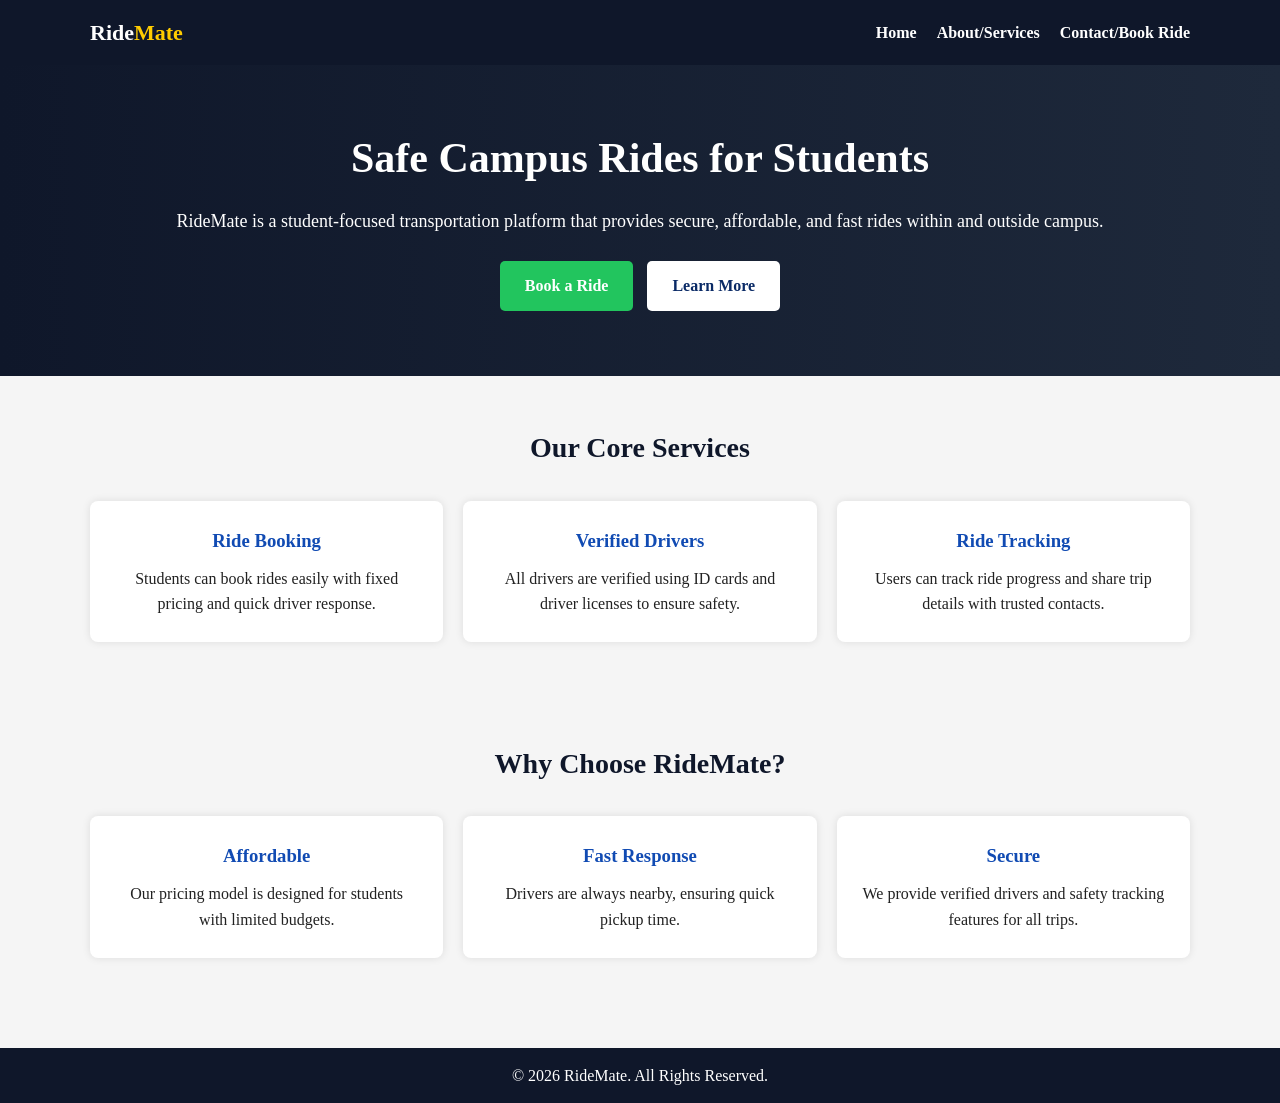
<file: index.html>
<!DOCTYPE html>
<html lang="en">
<head>
  <meta charset="UTF-8">
  <meta name="viewport" content="width=device-width, initial-scale=1.0">
  <title>RideMate | Home</title>
  <link rel="stylesheet" href="css/style.css">
</head>
<body>

  <!-- HEADER -->
  <header>
    <div class="container navbar">
      <div class="logo">Ride<span>Mate</span></div>

      <nav>
        <ul>
          <li><a href="index.html">Home</a></li>
          <li><a href="about.html">About/Services</a></li>
          <li><a href="contact.html">Contact/Book Ride</a></li>
        </ul>
      </nav>
    </div>
  </header>

  <!-- HERO SECTION -->
  <section class="hero">
    <div class="container">
      <h1>Safe Campus Rides for Students</h1>
      <p>
        RideMate is a student-focused transportation platform that provides
        secure, affordable, and fast rides within and outside campus.
      </p>

      <div class="hero-buttons">
        <a href="contact.html" class="btn btn-primary">Book a Ride</a>
        <a href="about.html" class="btn btn-secondary">Learn More</a>
      </div>
    </div>
  </section>

  <!-- SERVICES SECTION -->
  <section>
    <div class="container">
      <h2 class="section-title">Our Core Services</h2>

      <div class="services-grid">
        <div class="service-box">
          <h3>Ride Booking</h3>
          <p>
            Students can book rides easily with fixed pricing and quick driver
            response.
          </p>
        </div>

        <div class="service-box">
          <h3>Verified Drivers</h3>
          <p>
            All drivers are verified using ID cards and driver licenses to ensure safety.
          </p>
        </div>

        <div class="service-box">
          <h3>Ride Tracking</h3>
          <p>
            Users can track ride progress and share trip details with trusted contacts.
          </p>
        </div>
      </div>
    </div>
  </section>

  <!-- WHY CHOOSE US -->
  <section>
    <div class="container">
      <h2 class="section-title">Why Choose RideMate?</h2>

      <div class="services-grid">
        <div class="service-box">
          <h3>Affordable</h3>
          <p>Our pricing model is designed for students with limited budgets.</p>
        </div>

        <div class="service-box">
          <h3>Fast Response</h3>
          <p>Drivers are always nearby, ensuring quick pickup time.</p>
        </div>

        <div class="service-box">
          <h3>Secure</h3>
          <p>We provide verified drivers and safety tracking features for all trips.</p>
        </div>
      </div>
    </div>
  </section>

  <!-- FOOTER -->
  <footer>
    <p>© 2026 RideMate. All Rights Reserved.</p>
  </footer>

</body>
</html>
</file>
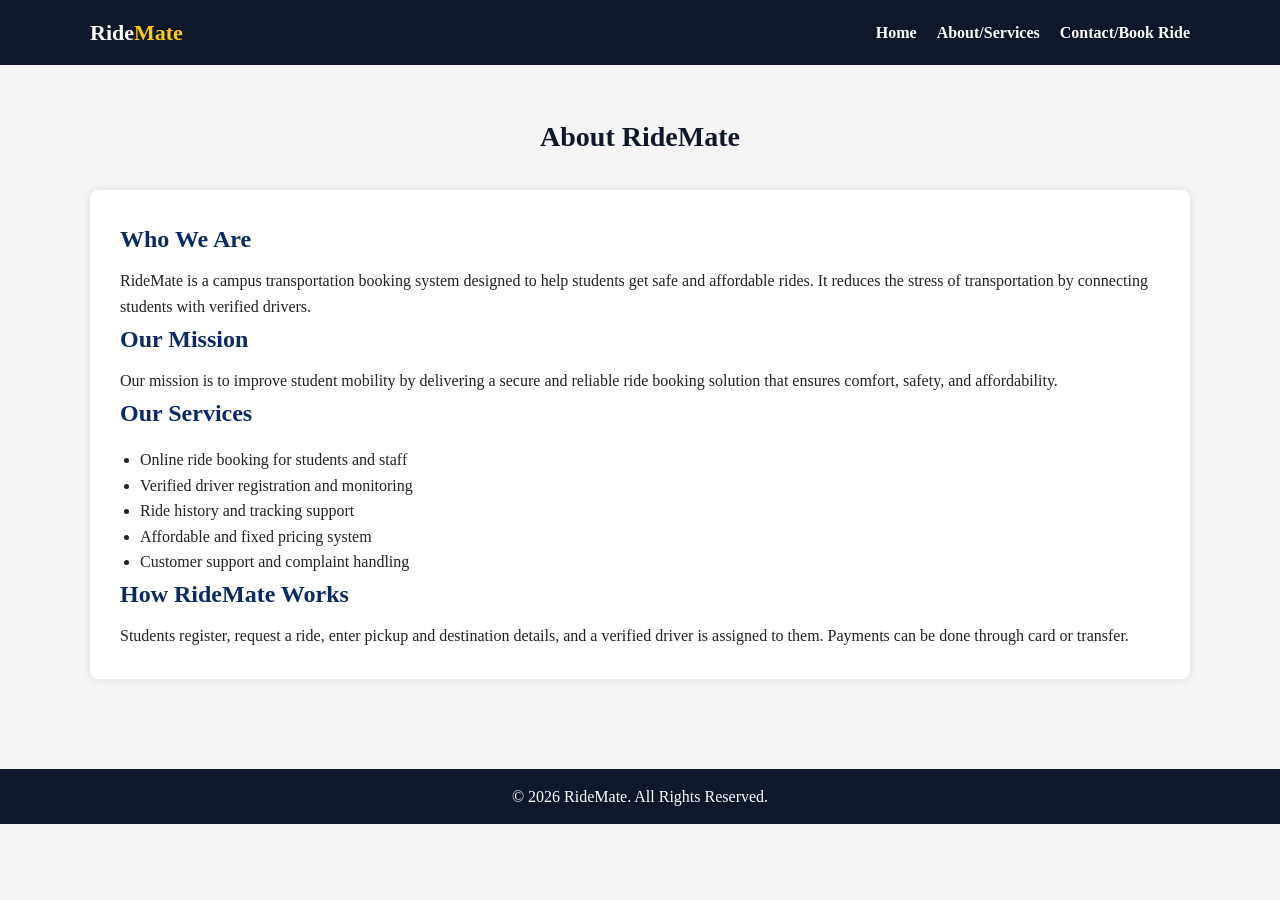
<file: about.html>
<!DOCTYPE html>
<html lang="en">
<head>
  <meta charset="UTF-8">
  <meta name="viewport" content="width=device-width, initial-scale=1.0">
  <title>RideMate | About & Services</title>
  <link rel="stylesheet" href="css/style.css">
</head>
<body>

  <!-- HEADER -->
  <header>
    <div class="container navbar">
      <div class="logo">Ride<span>Mate</span></div>

      <nav>
        <ul>
          <li><a href="index.html">Home</a></li>
          <li><a href="about.html">About/Services</a></li>
          <li><a href="contact.html">Contact/Book Ride</a></li>
        </ul>
      </nav>
    </div>
  </header>

  <!-- ABOUT SECTION -->
  <section>
    <div class="container">
      <h2 class="section-title">About RideMate</h2>

      <div class="about-text">
        <h2>Who We Are</h2>
        <p>
          RideMate is a campus transportation booking system designed to help students
          get safe and affordable rides. It reduces the stress of transportation by
          connecting students with verified drivers.
        </p>

        <h2>Our Mission</h2>
        <p>
          Our mission is to improve student mobility by delivering a secure and reliable ride booking 
          solution that ensures comfort, safety, and affordability. 
        </p>

        <h2>Our Services</h2>
        <ul>
          <li>Online ride booking for students and staff</li>
          <li>Verified driver registration and monitoring</li>
          <li>Ride history and tracking support</li>
          <li>Affordable and fixed pricing system</li>
          <li>Customer support and complaint handling</li>
        </ul>

        <h2>How RideMate Works</h2>
        <p>
          Students register, request a ride, enter pickup and destination details, and
          a verified driver is assigned to them. Payments can be done through card or transfer.
        </p>
      </div>
    </div>
  </section>

  <!-- FOOTER -->
  <footer>
    <p>© 2026 RideMate. All Rights Reserved.</p>
  </footer>

</body>
</html>
</file>
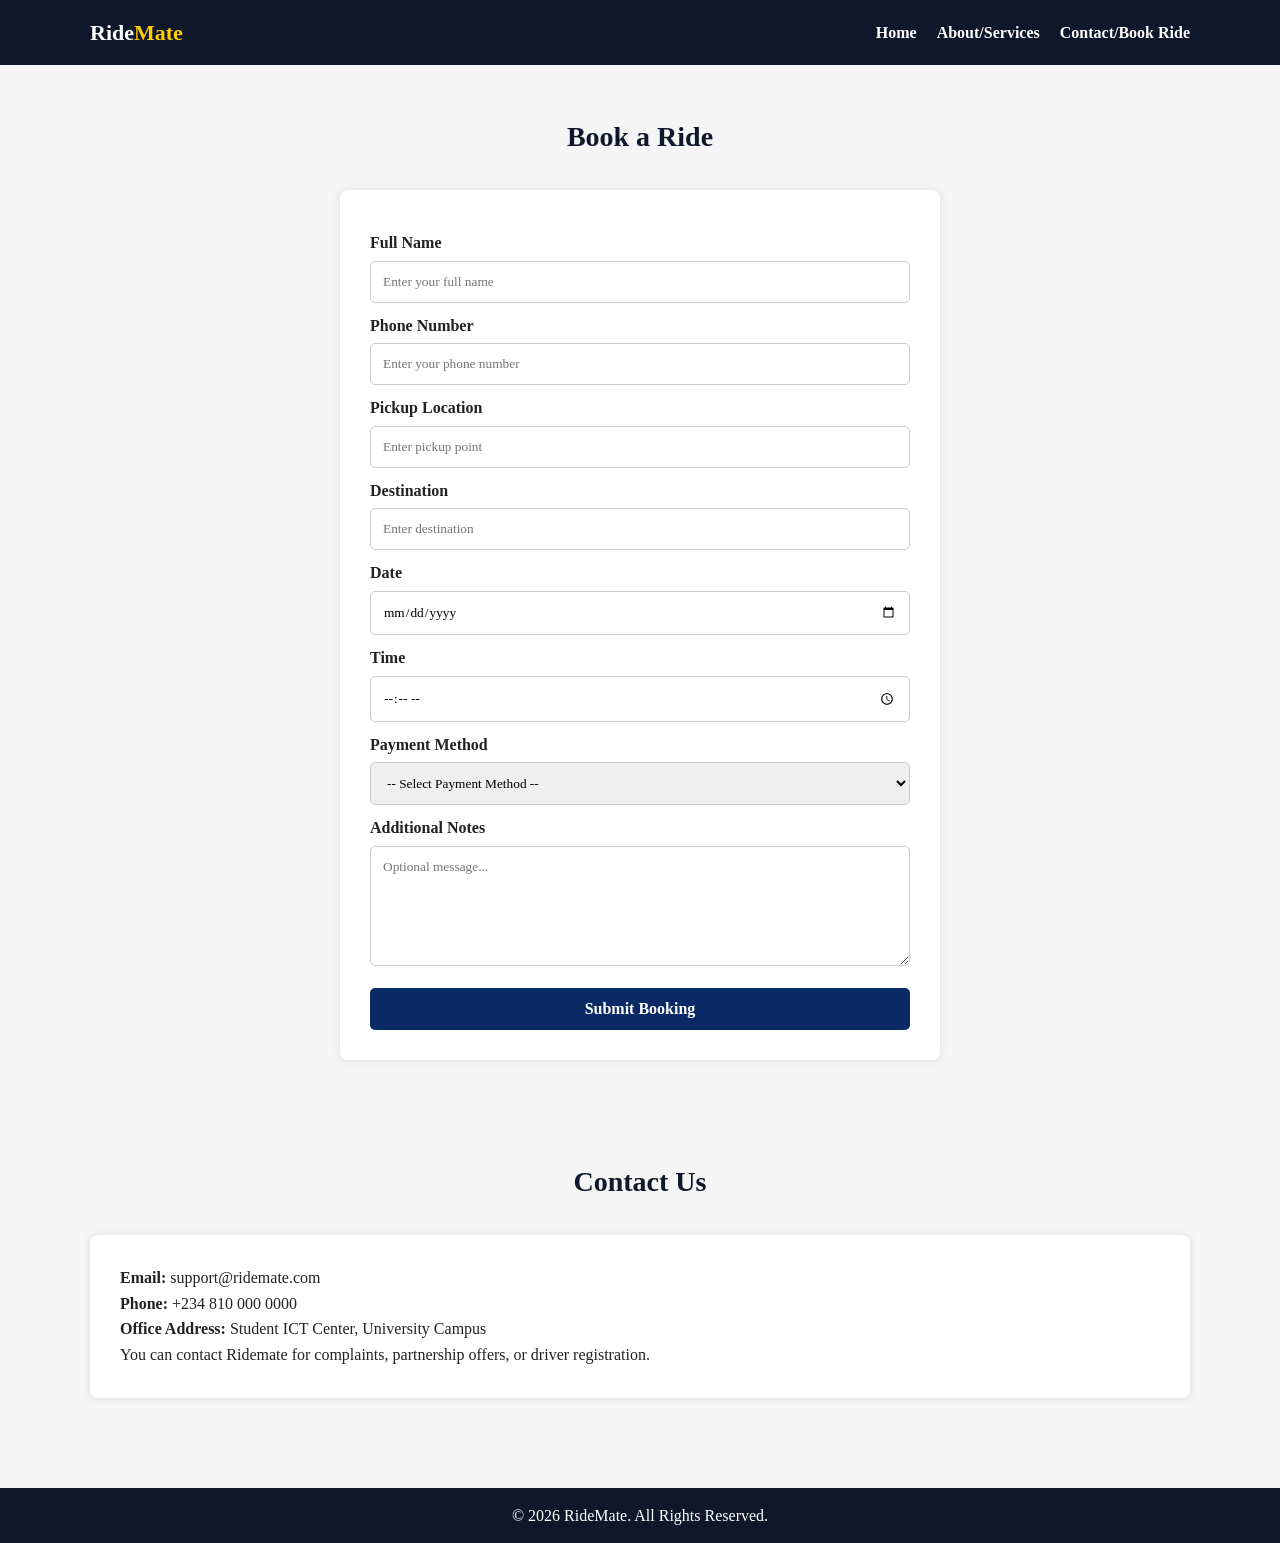
<file: contact.html>
<!DOCTYPE html>
<html lang="en">
<head>
  <meta charset="UTF-8">
  <meta name="viewport" content="width=device-width, initial-scale=1.0">
  <title>RideMate| Contact & Booking</title>
  <link rel="stylesheet" href="css/style.css">
</head>
<body>

  <!-- HEADER -->
  <header>
    <div class="container navbar">
      <div class="logo">Ride<span>Mate</span></div>

      <nav>
        <ul>
          <li><a href="index.html">Home</a></li>
          <li><a href="about.html">About/Services</a></li>
          <li><a href="contact.html">Contact/Book Ride</a></li>
        </ul>
      </nav>
    </div>
  </header>

  <!-- BOOKING FORM -->
  <section>
    <div class="container">
      <h2 class="section-title">Book a Ride</h2>

      <form onsubmit="bookRide(event)">
        <label for="fullname">Full Name</label>
        <input type="text" id="fullname" placeholder="Enter your full name" required>

        <label for="phone">Phone Number</label>
        <input type="text" id="phone" placeholder="Enter your phone number" required>

        <label for="pickup">Pickup Location</label>
        <input type="text" id="pickup" placeholder="Enter pickup point" required>

        <label for="destination">Destination</label>
        <input type="text" id="destination" placeholder="Enter destination" required>

        <label for="date">Date</label>
        <input type="date" id="date" required>

        <label for="time">Time</label>
        <input type="time" id="time" required>

        <label for="payment">Payment Method</label>
        <select id="payment" required>
          <option value="">-- Select Payment Method --</option>
          <option value="card">Card</option>
          <option value="transfer">Bank Transfer</option>
          <option value="cash">Cash</option>
        </select>

        <label for="message">Additional Notes</label>
        <textarea id="message" placeholder="Optional message..."></textarea>

        <button type="submit">Submit Booking</button>
      </form>
    </div>
  </section>

  <!-- CONTACT DETAILS -->
  <section>
    <div class="container">
      <h2 class="section-title">Contact Us</h2>

      <div class="about-text">
        <p><b>Email:</b> support@ridemate.com</p>
        <p><b>Phone:</b> +234 810 000 0000</p>
        <p><b>Office Address:</b> Student ICT Center, University Campus</p>
        <p>
          You can contact Ridemate for complaints, partnership offers, or driver registration.
        </p>
      </div>
    </div>
  </section>

  <!-- FOOTER -->
  <footer>
    <p>© 2026 RideMate. All Rights Reserved.</p>
  </footer>

  <script src="js/script.js"></script>

</body>
</html>
</file>
<file: css/style.css>
/* ============================
   GENERAL STYLING
============================ */
* {
  margin: 0;
  padding: 0;
  box-sizing: border-box;
  font-family: "Times New Roman", serif;
}

body {
  background-color: #f5f5f5;
  color: #222;
  line-height: 1.6;
}

a {
  text-decoration: none;
  color: inherit;
}

.container {
  width: 90%;
  max-width: 1100px;
  margin: auto;
}

/* ============================
   HEADER / NAVIGATION
============================ */
header {
  background: #0F172A;
  color: white;
  padding: 15px 0;
}

.navbar {
  display: flex;
  justify-content: space-between;
  align-items: center;
}

.logo {
  font-size: 22px;
  font-weight: bold;
}

.logo span {
  color: #ffcc00;
}

nav ul {
  list-style: none;
  display: flex;
  gap: 20px;
}

nav ul li a {
  color: white;
  font-weight: bold;
  transition: 0.3s;
}

nav ul li a:hover {
  color: #38BDF8;
}

/* ============================
   HERO SECTION
============================ */
.hero {
  background: linear-gradient(to right, #0F172A, #1E293B);
  color: white;
  padding: 60px 0;
  text-align: center;
}

.hero h1 {
  font-size: 42px;
  margin-bottom: 15px;
}

.hero p {
  font-size: 18px;
  margin-bottom: 20px;
}

.hero-buttons {
  margin-top: 20px;
}

.btn {
  display: inline-block;
  padding: 12px 25px;
  margin: 5px;
  border-radius: 5px;
  font-weight: bold;
  transition: 0.3s;
}

.btn-primary {
  background: #22C55E;
  color: white;
}

.btn-primary:hover {
  background: #16A34A;
}

.btn-secondary {
  background: white;
  color: #0a2a66;
}

.btn-secondary:hover {
  background: #ddd;
}

/* ============================
   SECTION STYLING
============================ */
section {
  padding: 50px 0;
}

.section-title {
  text-align: center;
  margin-bottom: 30px;
  font-size: 28px;
  color: #0F172A;
}

/* ============================
   SERVICES BOXES
============================ */
.services-grid {
  display: grid;
  grid-template-columns: repeat(auto-fit, minmax(250px, 1fr));
  gap: 20px;
}

.service-box {
  background: white;
  padding: 25px;
  border-radius: 8px;
  box-shadow: 0 0 8px rgba(0,0,0,0.1);
  text-align: center;
}

.service-box h3 {
  margin-bottom: 10px;
  color: #114bb3;
}

.service-box:hover {
    transform: translateY(-5px);
    transition: 0.3s;
}

/* ============================
   ABOUT PAGE CONTENT
============================ */
.about-text {
  background: white;
  padding: 30px;
  border-radius: 8px;
  box-shadow: 0 0 8px rgba(0,0,0,0.1);
}

.about-text h2 {
  color: #0a2a66;
  margin-bottom: 10px;
}

.about-text ul {
  margin-top: 15px;
  padding-left: 20px;
}

/* ============================
   FORM STYLING
============================ */
form {
  background: white;
  padding: 30px;
  border-radius: 8px;
  box-shadow: 0 0 8px rgba(0,0,0,0.1);
  max-width: 600px;
  margin: auto;
}

form label {
  display: block;
  margin: 10px 0 5px;
  font-weight: bold;
}

form input, form select, form textarea {
  width: 100%;
  padding: 12px;
  border-radius: 5px;
  border: 1px solid #ccc;
}

form textarea {
  height: 120px;
}

form button {
  width: 100%;
  padding: 12px;
  margin-top: 15px;
  background: #0a2a66;
  color: white;
  border: none;
  font-size: 16px;
  font-weight: bold;
  border-radius: 5px;
  cursor: pointer;
}

form button:hover {
  background: #114bb3;
}

/* ============================
   FOOTER
============================ */
footer {
  background: #0F172A;
  color: white;
  text-align: center;
  padding: 15px;
  margin-top: 40px;
}
</file>
